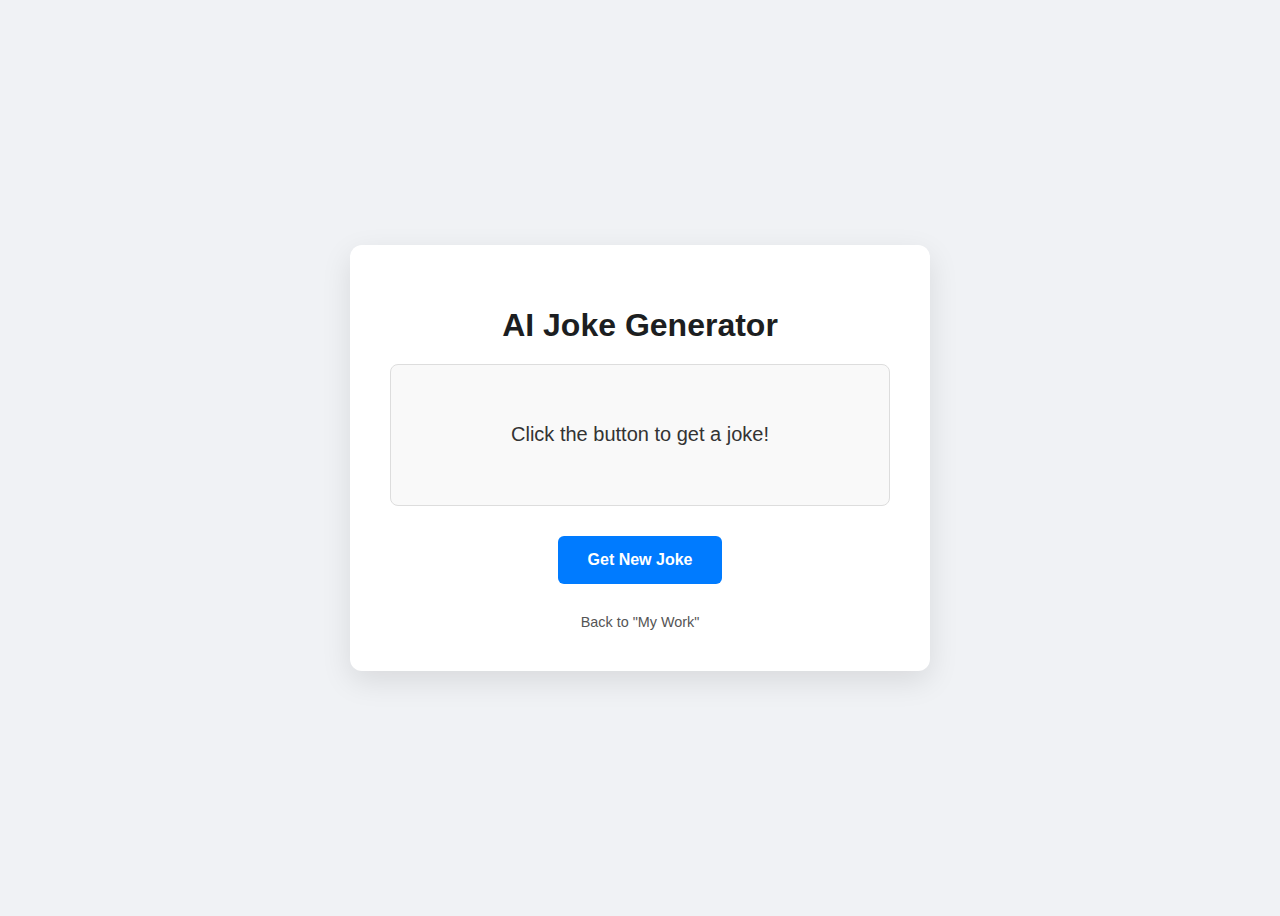
<file: app.html>
<!DOCTYPE html>
<html lang="en">

<head>
    <meta charset="UTF-8">
    <meta name="viewport" content="width=device-width, initial-scale=1.0">
    <title>Joke Generator</title>

    <style>
        body {
            background-color: #f0f2f5;
            font-family: -apple-system, BlinkMacSystemFont, "Segoe UI", Roboto, Helvetica, Arial, sans-serif;
            display: flex;
            justify-content: center;
            align-items: center;
            min-height: 100vh;
            text-align: center;
            padding: 20px;
            box-sizing: border-box;
        }

        .container {
            background-color: #ffffff;
            padding: 40px;
            border-radius: 12px;
            box-shadow: 0 10px 30px rgba(0, 0, 0, 0.1);
            max-width: 500px;
            width: 100%;
        }

        h1 {
            color: #1c1e21;
            margin-bottom: 20px;
        }

        #joke-display {
            font-size: 1.25rem;
            color: #333;
            min-height: 100px;
            /* Prevents layout shift */
            display: flex;
            justify-content: center;
            align-items: center;
            padding: 20px;
            background-color: #f9f9f9;
            border-radius: 8px;
            border: 1px solid #ddd;
            margin-bottom: 30px;
        }

        button {
            background-color: #007bff;
            color: white;
            border: none;
            padding: 15px 30px;
            font-size: 1rem;
            font-weight: bold;
            border-radius: 6px;
            cursor: pointer;
            transition: background-color 0.3s, transform 0.1s;
        }

        button:hover {
            background-color: #0056b3;
        }

        button:active {
            transform: scale(0.98);
            /* Click effect */
        }

        .back-link {
            display: inline-block;
            margin-top: 30px;
            color: #555;
            text-decoration: none;
            font-size: 0.9rem;
        }

        .back-link:hover {
            text-decoration: underline;
        }
    </style>
</head>

<body>

    <div class="container">
        <h1>AI Joke Generator</h1>

        <div id="joke-display">
            Click the button to get a joke!
        </div>

        <button id="joke-button">Get New Joke</button>

        <br>
        <a href="work.html" class="back-link">Back to "My Work"</a>
    </div>

    <script>
        // 1. Find the HTML elements we need
        const jokeButton = document.getElementById('joke-button');
        const jokeDisplay = document.getElementById('joke-display');

        // 2. Create a list of jokes
        // This is a simple "AI" - just a predefined list
        const jokes = [
            "Why don't scientists trust atoms? Because they make up everything!",
            "I told my wife she should embrace her mistakes. She gave me a hug.",
            "Why did the scarecrow win an award? Because he was outstanding in his field!",
            "I'm reading a book on anti-gravity. It's impossible to put down!",
            "What do you call a fish wearing a bowtie? Sofishticated.",
            "Why don't skeletons fight each other? They don't have the guts.",
            "What do you call fake spaghetti? An impasta!",
            "Did you hear about the mathematician who’s afraid of negative numbers? He’ll stop at nothing to avoid them.",
            "Why did the bicycle fall over? Because it was two-tired!",
            "What's the best thing about Switzerland? I don't know, but the flag is a big plus."
        ];

        // 3. Create a function to show a random joke
        function getNewJoke() {
            // Get a random number between 0 and the length of the jokes array
            const randomIndex = Math.floor(Math.random() * jokes.length);

            // Set the text of the display area to the random joke
            jokeDisplay.textContent = jokes[randomIndex];
        }

        // 4. Add an "event listener" to the button
        // This tells the button to run our getNewJoke function when it's clicked
        jokeButton.addEventListener('click', getNewJoke);
    </script>

</body>

</html>
</file>
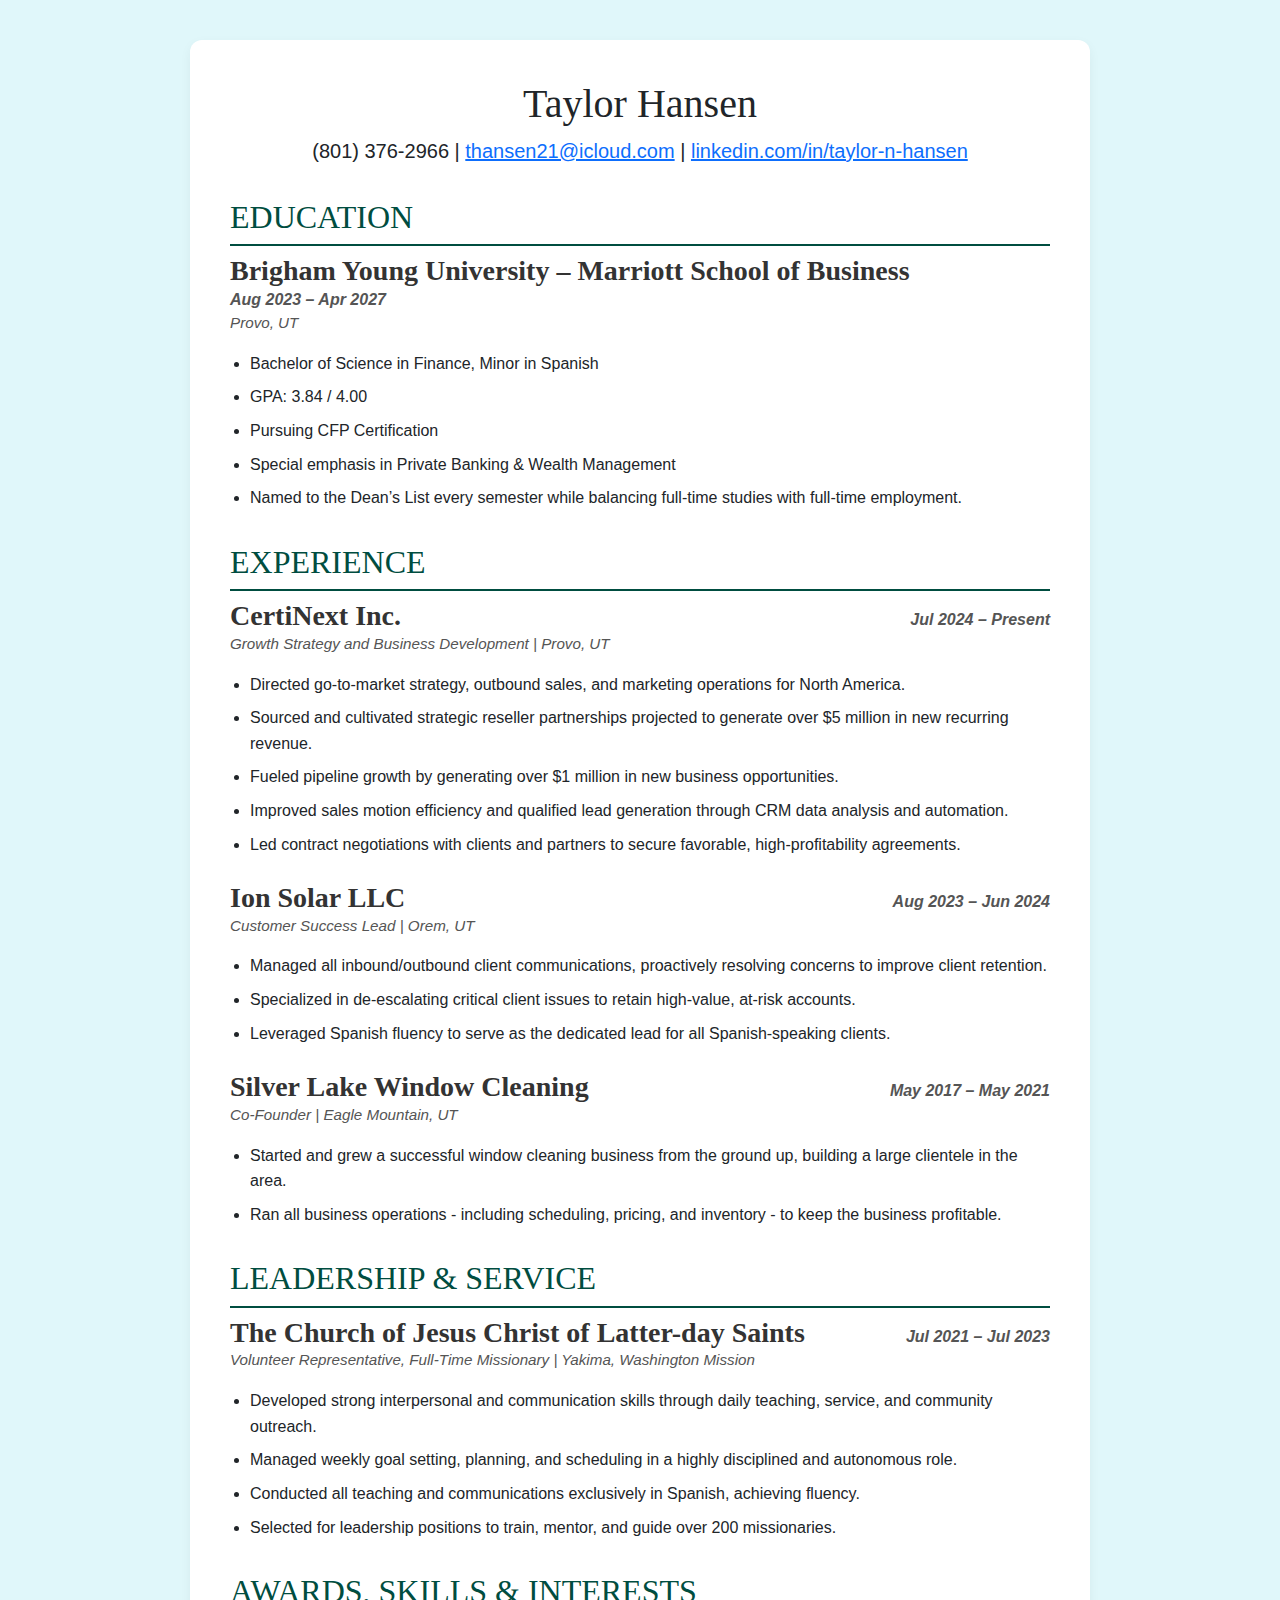
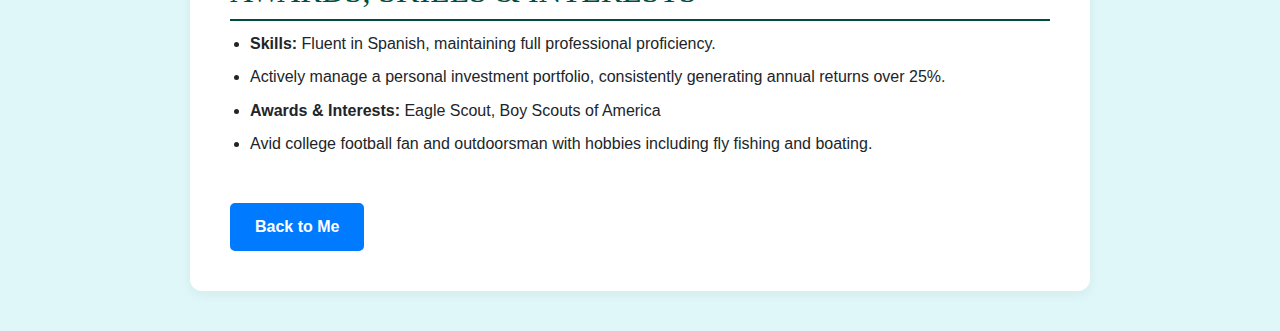
<file: resume.html>
<!DOCTYPE html>
<html lang="en">

<head>
    <meta charset="UTF-8">
    <meta name="viewport" content="width=device-width, initial-scale=1.0">
    <title>Taylor Hansen - Resume</title>
    <link href="https://cdn.jsdelivr.net/npm/bootstrap@5.3.3/dist/css/bootstrap.min.css" rel="stylesheet">

    <style>
        body {
            background-color: #e0f7fa;
            /* Light blue background */
            font-family: Arial, sans-serif;
        }

        .container {
            max-width: 900px;
            margin: 40px auto;
            background-color: #ffffff;
            border-radius: 12px;
            box-shadow: 0 4px 12px rgba(0, 0, 0, 0.05);
            padding: 40px;
        }

        h1,
        h2,
        h3 {
            font-family: 'Georgia', serif;
        }

        h2 {
            border-bottom: 2px solid #004d40;
            /* Dark teal border */
            padding-bottom: 8px;
            margin-top: 2rem;
            color: #004d40;
        }

        h3 {
            color: #333;
            font-weight: bold;
        }

        .job-header {
            display: flex;
            justify-content: space-between;
            align-items: baseline;
            flex-wrap: wrap;
        }

        .job-header h3 {
            margin-bottom: 0;
        }

        .job-header span {
            font-style: italic;
            color: #555;
            font-weight: bold;
        }

        .job-location {
            font-style: italic;
            color: #555;
            font-size: 0.95rem;
        }

        ul {
            list-style-type: disc;
            padding-left: 20px;
            margin-top: 10px;
        }

        li {
            margin-bottom: 8px;
            line-height: 1.6;
        }

        .back-button {
            display: inline-block;
            margin-top: 30px;
            padding: 12px 25px;
            background-color: #007bff;
            color: white;
            text-decoration: none;
            font-weight: bold;
            border-radius: 5px;
            transition: background-color 0.2s;
        }

        .back-button:hover {
            background-color: #0056b3;
        }
    </style>
</head>

<body>

    <div class="container">
        <div class="text-center">
            <h1>Taylor Hansen</h1>
            <p class="lead">
                (801) 376-2966 | <a href="mailto:thansen21@icloud.com">thansen21@icloud.com</a> | <a
                    href="https://www.linkedin.com/in/taylor-n-hansen/"
                    target="_blank">linkedin.com/in/taylor-n-hansen</a>
            </p>
        </div>

        <section id="education">
            <h2>EDUCATION</h2>
            <div class="job-header">
                <h3>Brigham Young University – Marriott School of Business</h3>
                <span>Aug 2023 – Apr 2027</span>
            </div>
            <p class="job-location">Provo, UT</p>
            <ul>
                <li>Bachelor of Science in Finance, Minor in Spanish</li>
                <li>GPA: 3.84 / 4.00</li>
                <li>Pursuing CFP Certification</li>
                <li>Special emphasis in Private Banking & Wealth Management</li>
                <li>Named to the Dean’s List every semester while balancing full-time studies with full-time employment.
                </li>
            </ul>
        </section>

        <section id="experience">
            <h2>EXPERIENCE</h2>

            <div class="job-header">
                <h3>CertiNext Inc.</h3>
                <span>Jul 2024 – Present</span>
            </div>
            <p class="job-location">Growth Strategy and Business Development | Provo, UT</p>
            <ul>
                <li>Directed go-to-market strategy, outbound sales, and marketing operations for North America.</li>
                <li>Sourced and cultivated strategic reseller partnerships projected to generate over $5 million in new
                    recurring revenue.</li>
                <li>Fueled pipeline growth by generating over $1 million in new business opportunities.</li>
                <li>Improved sales motion efficiency and qualified lead generation through CRM data analysis and
                    automation.</li>
                <li>Led contract negotiations with clients and partners to secure favorable, high-profitability
                    agreements.</li>
            </ul>

            <div class="job-header mt-4">
                <h3>Ion Solar LLC</h3>
                <span>Aug 2023 – Jun 2024</span>
            </div>
            <p class="job-location">Customer Success Lead | Orem, UT</p>
            <ul>
                <li>Managed all inbound/outbound client communications, proactively resolving concerns to improve client
                    retention.</li>
                <li>Specialized in de-escalating critical client issues to retain high-value, at-risk accounts.</li>
                <li>Leveraged Spanish fluency to serve as the dedicated lead for all Spanish-speaking clients.</li>
            </ul>

            <div class="job-header mt-4">
                <h3>Silver Lake Window Cleaning</h3>
                <span>May 2017 – May 2021</span>
            </div>
            <p class="job-location">Co-Founder | Eagle Mountain, UT</p>
            <ul>
                <li>Started and grew a successful window cleaning business from the ground up, building a large
                    clientele in the area.</li>
                <li>Ran all business operations - including scheduling, pricing, and inventory - to keep the business
                    profitable.</li>
            </ul>
        </section>

        <section id="leadership">
            <h2>LEADERSHIP & SERVICE</h2>
            <div class="job-header">
                <h3>The Church of Jesus Christ of Latter-day Saints</h3>
                <span>Jul 2021 – Jul 2023</span>
            </div>
            <p class="job-location">Volunteer Representative, Full-Time Missionary | Yakima, Washington Mission</p>
            <ul>
                <li>Developed strong interpersonal and communication skills through daily teaching, service, and
                    community outreach.</li>
                <li>Managed weekly goal setting, planning, and scheduling in a highly disciplined and autonomous role.
                </li>
                <li>Conducted all teaching and communications exclusively in Spanish, achieving fluency.</li>
                <li>Selected for leadership positions to train, mentor, and guide over 200 missionaries.</li>
            </ul>
        </section>

        <section id="skills">
            <h2>AWARDS, SKILLS & INTERESTS</h2>
            <ul>
                <li><strong>Skills:</strong> Fluent in Spanish, maintaining full professional proficiency.</li>
                <li>Actively manage a personal investment portfolio, consistently generating annual returns over 25%.
                </li>
                <li><strong>Awards & Interests:</strong> Eagle Scout, Boy Scouts of America</li>
                <li>Avid college football fan and outdoorsman with hobbies including fly fishing and boating.</li>
            </ul>
        </section>

        <a href="index.html" class="back-button">Back to Me</a>
    </div>

</body>

</html>
</file>
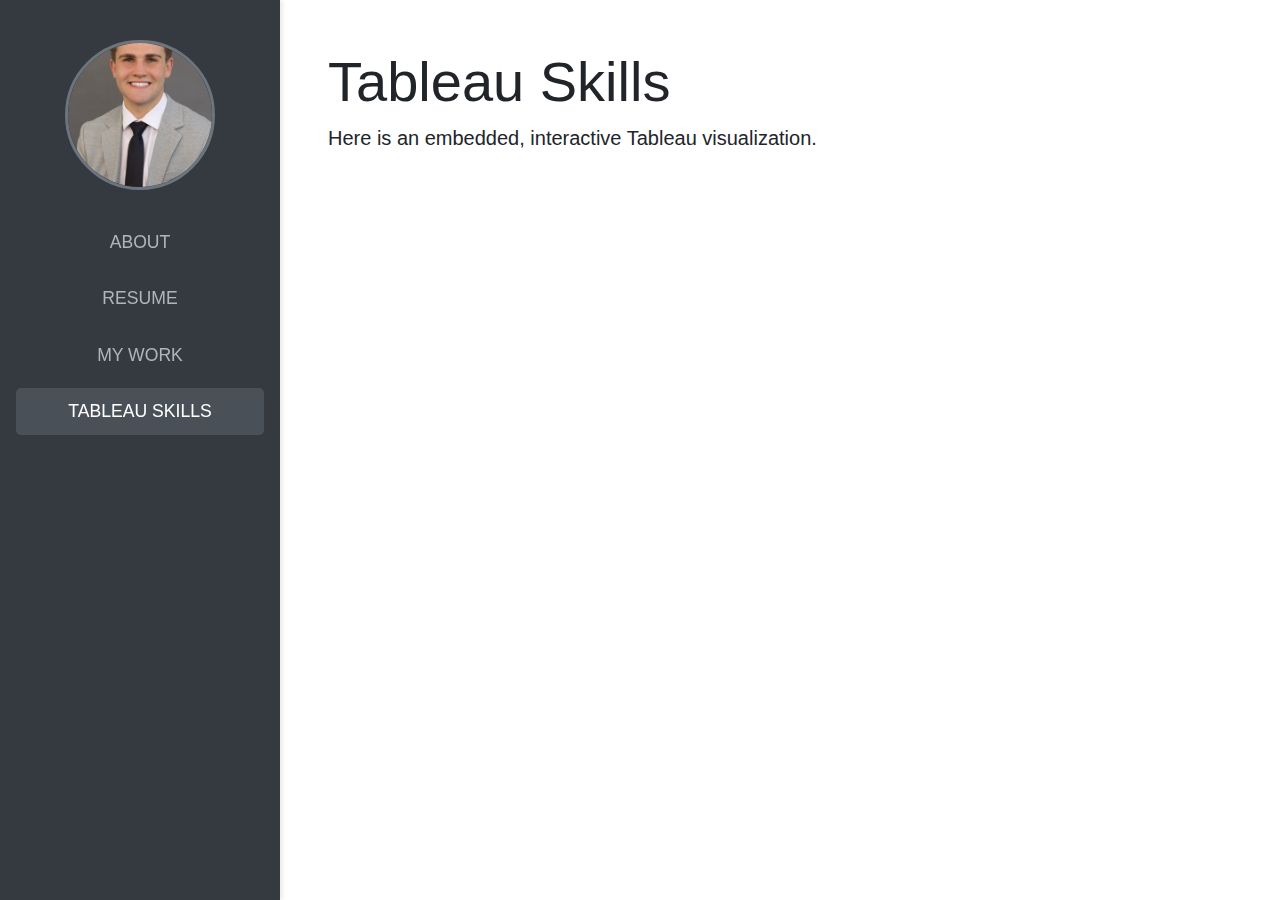
<file: tableau.html>
<!DOCTYPE html>
<html lang="en">

<head>
    <meta charset="UTF-8">
    <meta name="viewport" content="width=device-width, initial-scale=1.0">
    <title>Taylor Hansen - Tableau</title>
    <link href="https://cdn.jsdelivr.net/npm/bootstrap@5.3.3/dist/css/bootstrap.min.css" rel="stylesheet">
    <link rel="stylesheet" href="style.css">
</head>

<body>

    <div class="d-flex">
        <nav class="sidebar">
            <div class="sidebar-sticky">
                <div class="text-center">
                    <img src="taylorprofessional.jpeg" alt="Taylor Hansen" class="profile-img my-4">
                </div>
                <ul class="nav flex-column">
                    <li class="nav-item">
                        <a class="nav-link" href="index.html">ABOUT</a>
                    </li>
                    <li class="nav-item">
                        <a class="nav-link" href="resume.html">RESUME</a>
                    </li>
                    <li class="nav-item">
                        <a class="nav-link" href="work.html">MY WORK</a>
                    </li>
                    <li class="nav-item">
                        <a class="nav-link active" href="tableau.html">TABLEAU SKILLS</a>
                    </li>
                </ul>
            </div>
        </nav>

        <main class="main-content p-5">
            <section id="tableau">
                <h1 class="display-4">Tableau Skills</h1>
                <p class="lead">Here is an embedded, interactive Tableau visualization.</p>

                <div class='tableauPlaceholder' id='viz1764713362887' style='position: relative'><noscript><a
                            href='#'><img alt='The 10 Commandments of Big Numbers '
                                src='https:&#47;&#47;public.tableau.com&#47;static&#47;images&#47;Th&#47;The10CommandmentsofBigNumbersinPractice&#47;The10CommandmentsofBigNumbers&#47;1_rss.png'
                                style='border: none' /></a></noscript><object class='tableauViz' style='display:none;'>
                        <param name='host_url' value='https%3A%2F%2Fpublic.tableau.com%2F' />
                        <param name='embed_code_version' value='3' />
                        <param name='site_root' value='' />
                        <param name='name'
                            value='The10CommandmentsofBigNumbersinPractice&#47;The10CommandmentsofBigNumbers' />
                        <param name='tabs' value='no' />
                        <param name='toolbar' value='yes' />
                        <param name='static_image'
                            value='https:&#47;&#47;public.tableau.com&#47;static&#47;images&#47;Th&#47;The10CommandmentsofBigNumbersinPractice&#47;The10CommandmentsofBigNumbers&#47;1.png' />
                        <param name='animate_transition' value='yes' />
                        <param name='display_static_image' value='yes' />
                        <param name='display_spinner' value='yes' />
                        <param name='display_overlay' value='yes' />
                        <param name='display_count' value='yes' />
                        <param name='language' value='en-US' />
                    </object></div>
                <script
                    type='text/javascript'>                    var divElement = document.getElementById('viz1764713362887'); var vizElement = divElement.getElementsByTagName('object')[0]; vizElement.style.width = '1635px'; vizElement.style.height = '1077px'; var scriptElement = document.createElement('script'); scriptElement.src = 'https://public.tableau.com/javascripts/api/viz_v1.js'; vizElement.parentNode.insertBefore(scriptElement, vizElement);                </script>

            </section>
        </main>
    </div>

    <script src="https://cdn.jsdelivr.net/npm/bootstrap@5.3.3/dist/js/bootstrap.bundle.min.js"></script>
</body>

</html>
</file>
<file: style.css>
/* Main stylesheet for professional pages */

body {
    background-color: #f8f9fa;
    /* A light gray background */
    font-family: 'Helvetica Neue', Helvetica, Arial, sans-serif;
}

.d-flex {
    min-height: 100vh;
}

/* Sidebar Styling */
.sidebar {
    width: 280px;
    background-color: #343a40;
    /* Dark background for sidebar */
    color: white;
    position: fixed;
    top: 0;
    bottom: 0;
    left: 0;
    z-index: 100;
    box-shadow: 2px 0 5px rgba(0, 0, 0, 0.1);
}

.sidebar-sticky {
    padding: 1rem;
}

.profile-img {
    width: 150px;
    height: 150px;
    object-fit: cover;
    border-radius: 50%;
    border: 3px solid #6c757d;
}

.nav-link {
    color: #adb5bd;
    font-size: 1.1rem;
    font-weight: 500;
    margin: 5px 0;
    text-align: center;
    padding: 10px;
}

.nav-link:hover,
.nav-link.active {
    color: #ffffff;
    background-color: #495057;
    border-radius: 5px;
}

/* Main Content Styling */
.main-content {
    margin-left: 280px;
    /* Same as sidebar width */
    width: calc(100% - 280px);
    background-color: #ffffff;
}

/* Social Icons */
.social-icon {
    width: 40px;
    height: 40px;
    margin-right: 15px;
    border-radius: 5px;
    transition: transform 0.2s;
}

.social-icon:hover {
    transform: scale(1.1);
}
</file>
